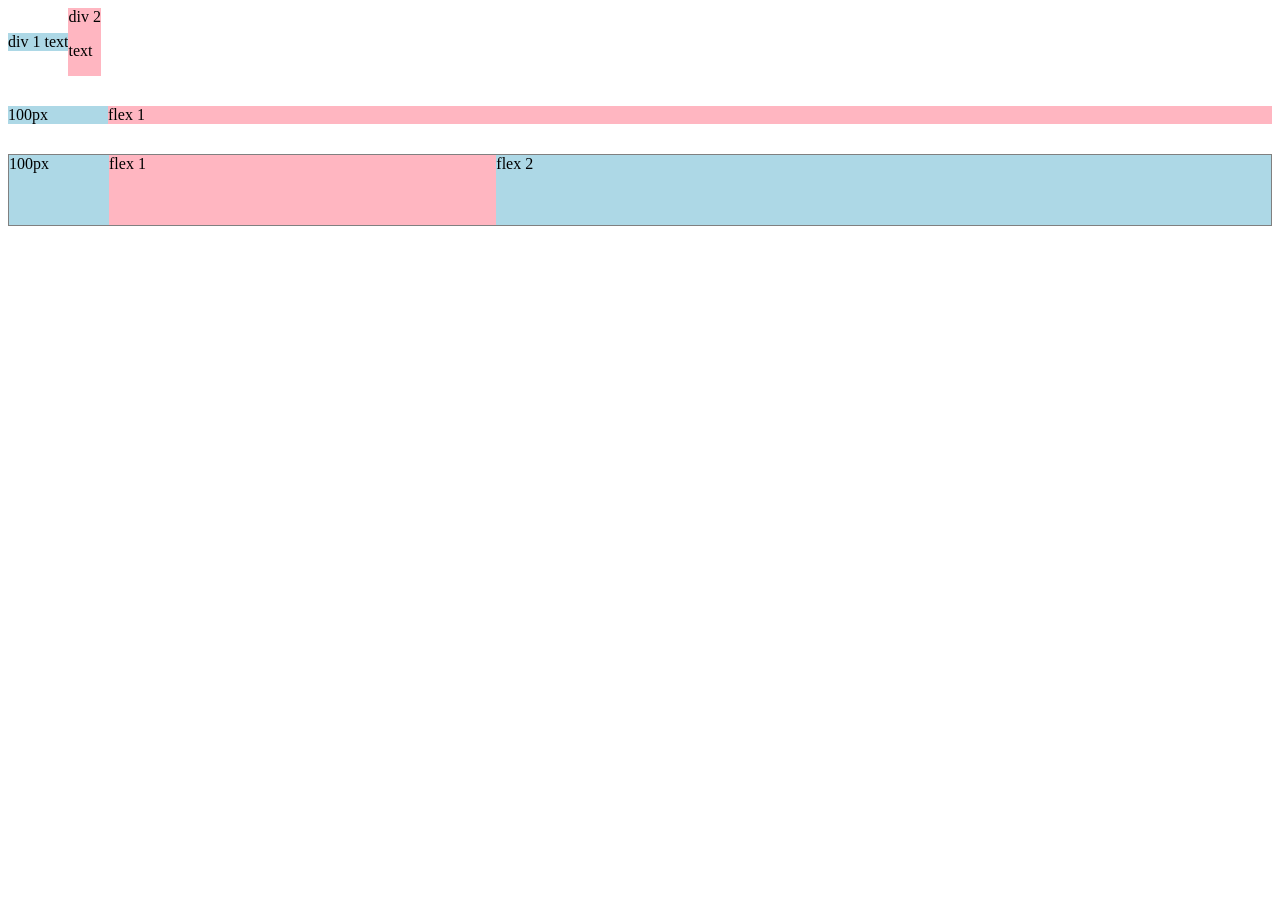
<file: flexbox.html>
<!doctype html>
<html lang="en">
  <head>
    <meta charset="UTF-8" />
    <meta name="viewport" content="width=device-width, initial-scale=1.0" />
    <title>flexbox practice</title>
  </head>
  <body>
    <div style="display: flex; flex-direction: row; align-items: center">
      <div style="background-color: lightblue">div 1 text</div>
      <div style="background-color: lightpink">
        div 2
        <p>text</p>
      </div>
    </div>

    <div style="display: flex; flex-direction: row; margin-top: 30px">
      <div style="background-color: lightblue; width: 100px">100px</div>
      <div style="background-color: lightpink; flex: 1">flex 1</div>
    </div>

    <div
      style="
        display: flex;
        flex-direction: row;
        margin-top: 30px;
        height: 70px;
        border-width: 1px;
        border-style: solid;
        border-color: gray;
      "
    >
      <div style="background-color: lightblue; width: 100px">100px</div>
      <div style="background-color: lightpink; flex: 1">flex 1</div>
      <div style="background-color: lightblue; flex: 2">flex 2</div>
    </div>
  </body>
</html>
</file>
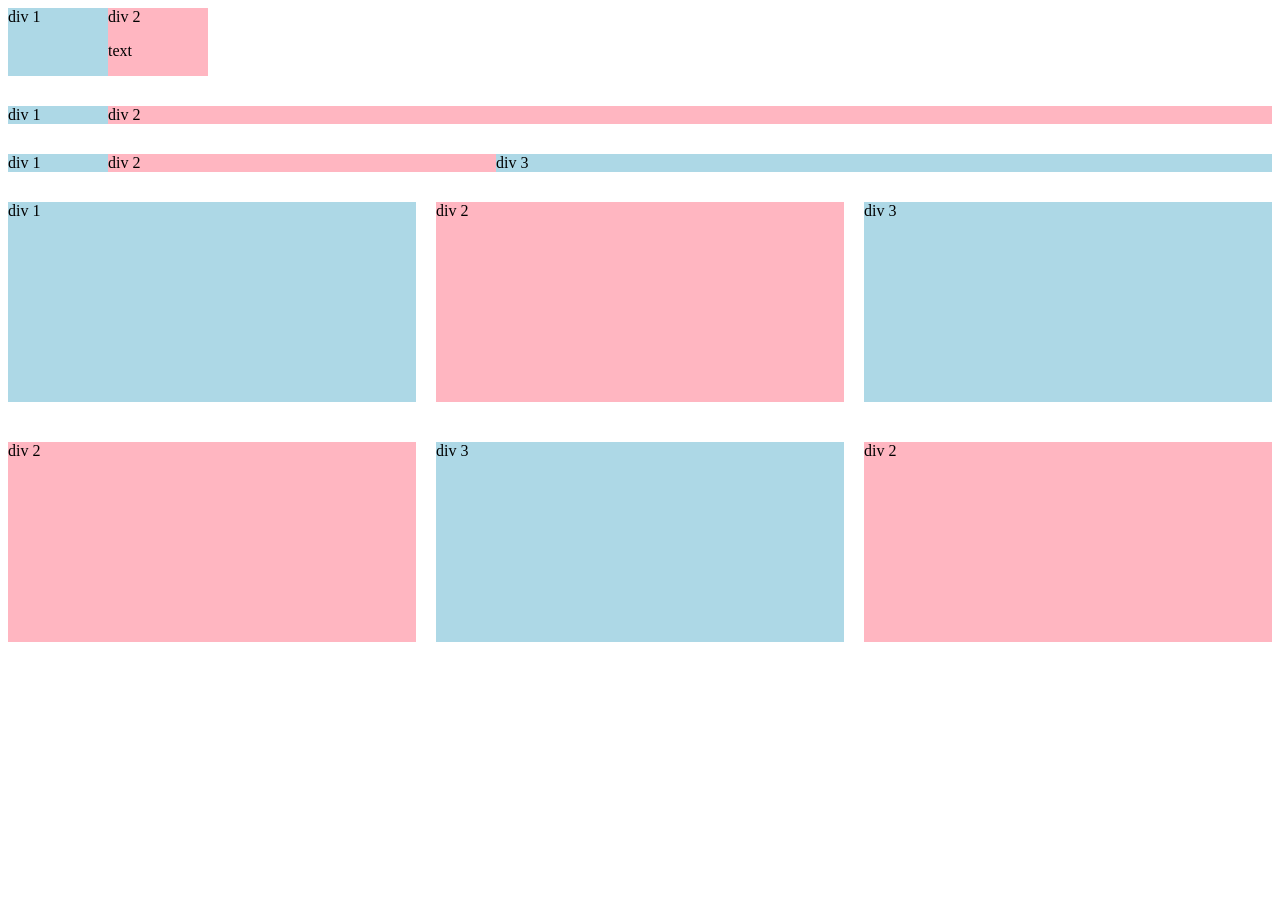
<file: grid.html>
<!doctype html>
<html lang="en">
  <head>
    <meta charset="UTF-8" />
    <meta name="viewport" content="width=device-width, initial-scale=1.0" />
    <title>Grid practice</title>
  </head>
  <body style="padding-bottom: 1000;">
    <div style="display: grid; grid-template-columns: 100px 100px">
      <div style="background-color: lightblue">div 1</div>
      <div style="background-color: lightpink;">
        div 2
        <p>text</p>
      </div>
    </div>

    <div
      style="display: grid; grid-template-columns: 100px 1fr; margin-top: 30px"
    >
      <div style="background-color: lightblue">div 1</div>
      <div style="background-color: lightpink">div 2</div>
    </div>

    <div
      style="
        display: grid;
        grid-template-columns: 100px 1fr 2fr;
        margin-top: 30px;
      "
    >
      <div style="background-color: lightblue">div 1</div>
      <div style="background-color: lightpink">div 2</div>
      <div style="background-color: lightblue">div 3</div>
    </div>

      <div
      style="
        display: grid;
        grid-template-columns: 1fr 1fr 1fr;
        margin-top: 30px; column-gap: 20px; row-gap: 40px;"
    >
      <div style="background-color: lightblue; height: 200px;">div 1</div>
      <div style="background-color: lightpink; height: 200px;">div 2</div>
      <div style="background-color: lightblue">div 3</div>
      <div style="background-color: lightpink; height: 200px;">div 2</div>
      <div style="background-color: lightblue">div 3</div>
      <div style="background-color: lightpink; height: 200px;">div 2</div>


  </body>
</html>
</file>
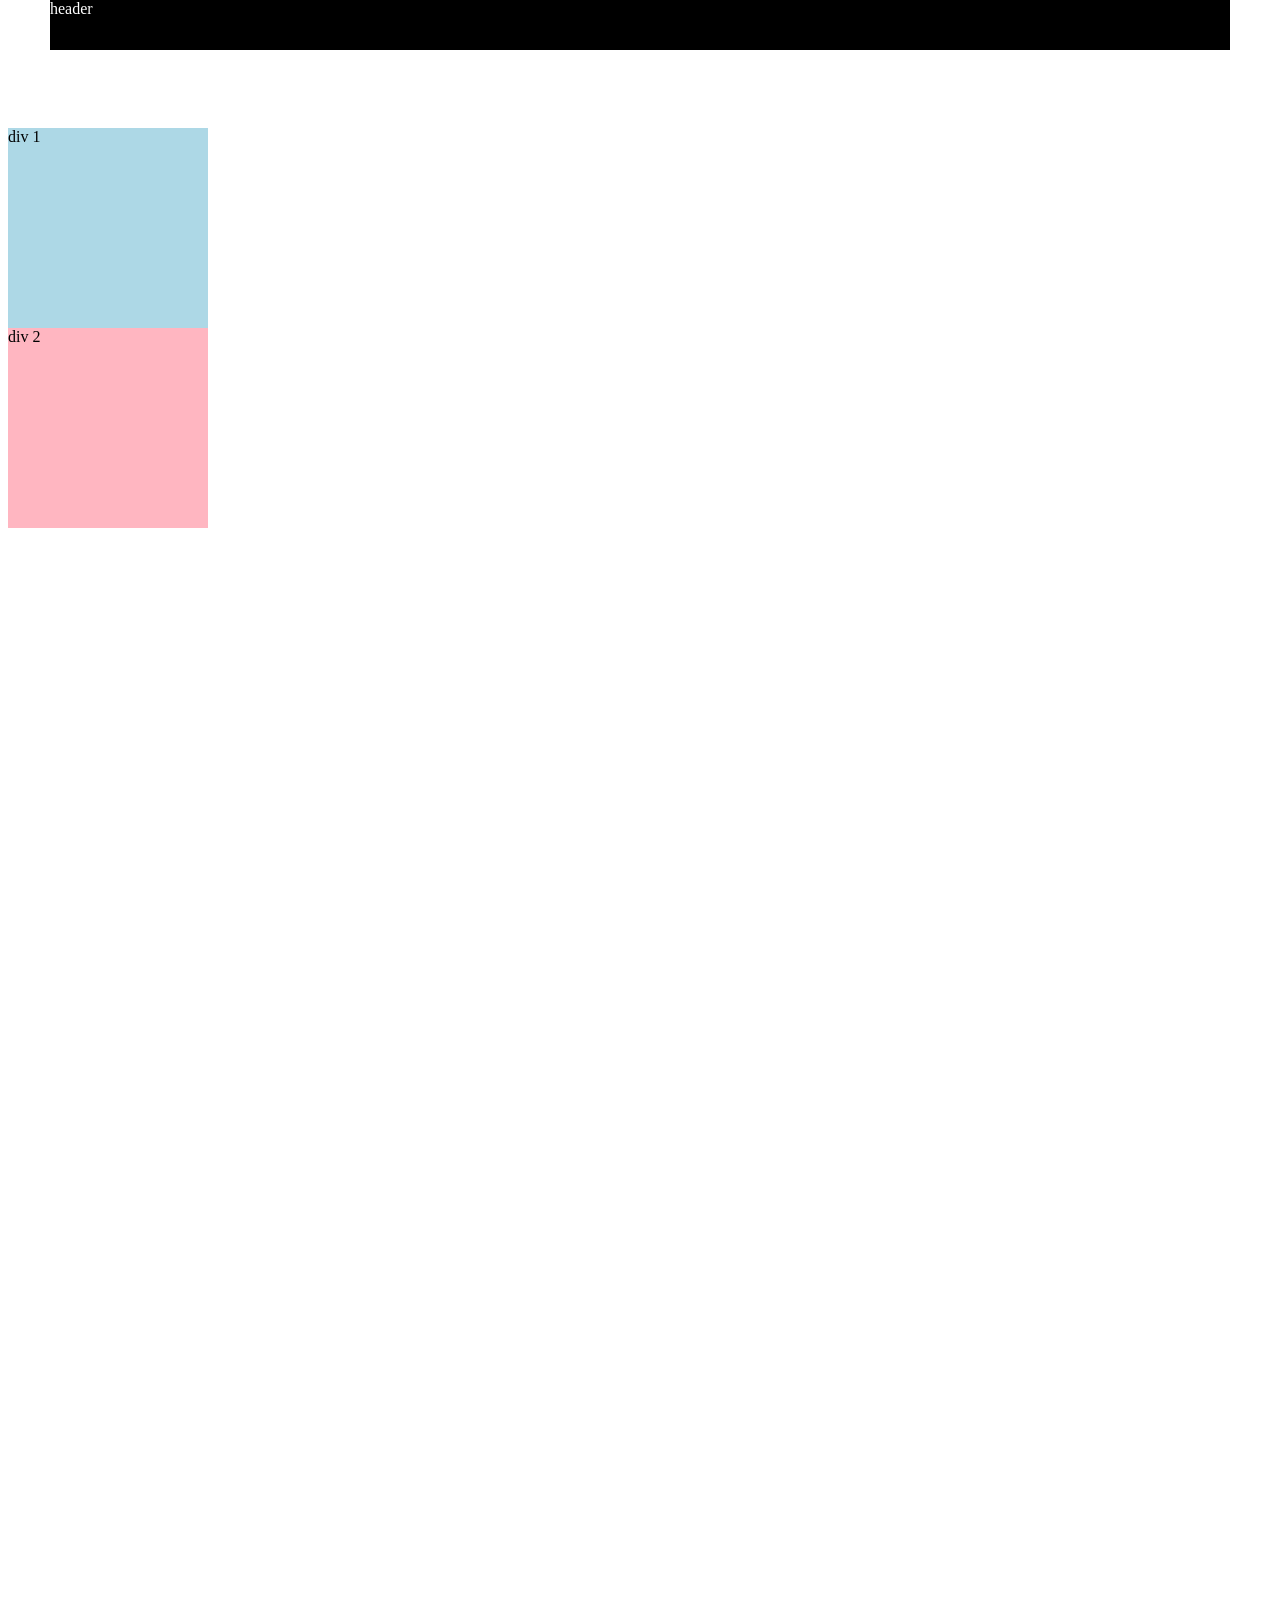
<file: position.html>
<!doctype html>
<html lang="en">
  <head>
    <meta charset="UTF-8" />
    <meta name="viewport" content="width=device-width, initial-scale=1.0" />
    <title>Position practice</title>
  </head>
  <body style="height: 3000px; padding-top: 60px">
    <div
      style="
        background-color: black;
        color: white;
        position: fixed;
        top: 0;
        left: 50px;
        right: 50px;
        height: 50px;
      "
    >
      header
    </div>
    <div
      style="
        background-color: lightblue;
        height: 200px;
        width: 200px;
        position: static;
        margin-top: 60px;
      "
    >
      div 1
    </div>
    <div style="background-color: lightpink; height: 200px; width: 200px">
      div 2
    </div>
  </body>
</html>
</file>
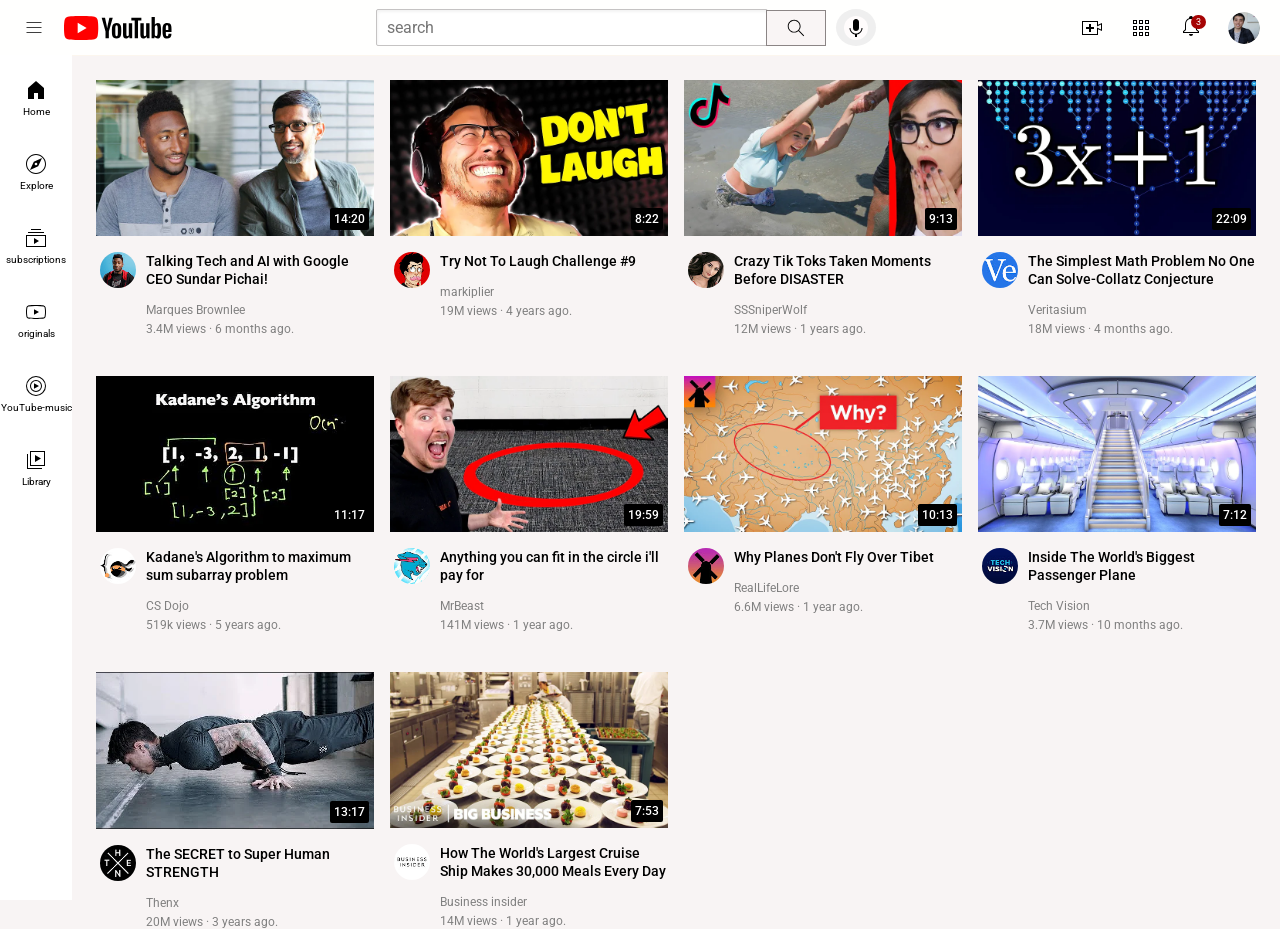
<file: youtube.html>
<!doctype html>
<html lang="en">
  <head>
    <meta charset="UTF-8" />
    <meta name="viewport" content="width=device-width, initial-scale=1.0" />
    <title>YouTube.com clone</title>
    <link rel="preconnect" href="https://fonts.googleapis.com" />
    <link rel="preconnect" href="https://fonts.gstatic.com" crossorigin />
    <link
      href="https://fonts.googleapis.com/css2?family=Roboto:wght@400;500;700&display=swap"
      rel="stylesheet"
    />

    <link rel="stylesheet" href="STYLES/video.css" />
    <link rel="stylesheet" href="STYLES/Header.css" />
    <link rel="stylesheet" href="STYLES/General.css" />
    <link rel="stylesheet" href="STYLES/sidebar.css" />
  </head>
  <body>
    <div class="header">
      <div class="left-section">
        <img
          class="hamburger-menu"
          src="icons/hamburger-menu.svg"
          alt=" youtube menu"
        />
        <img
          class="youtube-logo"
          src="icons/youtube-logo.svg"
          alt="youtube-logo"
        />
      </div>
      <div class="middle-section">
        <input class="search-bar" type="text" placeholder="search" />
        <button class="search-button">
          <img class="search-icon" src="icons/search.svg" alt="search-bar" />
        </button>
        <button class="voice-search">
          <img
            class="voice-search-icon"
            src="icons/voice-search-icon.svg"
            alt="voice search"
          />
        </button>
      </div>
      <div class="right-section">
        <img class="upload-icon" src="icons/upload.svg" alt="upload button" />
        <img
          class="youtube-apps-logo"
          src="icons/youtube-apps.svg"
          alt="youtube-apps"
        />
        <div class="notification-icon-container">
          <img
            class="notification-icon"
            src="icons/notifications.svg"
            alt="notification button"
          />
          <div class="notifications-count">3</div>
        </div>
        <img
          class="current-user-picture"
          src="CHANNEL-PICTURE/my-channel.jpeg"
          alt=" channel picture"
        />
      </div>
    </div>

    <div class="sidebar">
      <div class="sidebar-link">
        <img src="icons/home.svg" alt="home button" />
        <div>Home</div>
      </div>
      <div class="sidebar-link">
        <img src="icons/explore.svg" alt="explore button" />
        <div>Explore</div>
      </div>
      <div class="sidebar-link">
        <img src="icons/subscriptions.svg" alt="subscriptions button" />
        <div>subscriptions</div>
      </div>
      <div class="sidebar-link">
        <img src="icons/originals.svg" alt=" original button" />
        <div>originals</div>
      </div>
      <div class="sidebar-link">
        <img src="icons/youtube-music.svg" alt=" YouTube music" />
        <div>YouTube-music</div>
      </div>
      <div class="sidebar-link">
        <img src="icons/library.svg" alt="library button" />
        <div>Library</div>
      </div>
    </div>

    <div class="video-grid">
      <div class="video-preview">
        <div class="thumbnail-row">
          <img
            class="thumbnail"
            src="thumbnails/thumbnail-1.webp"
            alt="a code editor"
          />
          <div class="video-time">14:20</div>
        </div>
        <div class="video-info-grid">
          <div class="channel-picture">
            <img
              class="profile-picture"
              src="CHANNEL-PICTURE/channel-1.jpeg"
              alt="profile picture"
            />
          </div>
          <div class="video-info">
            <p class="author-text">
              Talking Tech and AI with Google CEO Sundar Pichai!
            </p>
            <p class="author-name">Marques Brownlee</p>
            <p class="author-view">3.4M views &middot; 6 months ago.</p>
          </div>
        </div>
      </div>

      <div class="video-preview">
        <div class="thumbnail-row">
          <img
            class="thumbnail"
            src="thumbnails/thumbnail-2.webp"
            alt="a code editor"
          />
          <div class="video-time">8:22</div>
        </div>
        <div class="video-info-grid">
          <div class="channel-picture">
            <img
              class="profile-picture"
              src="CHANNEL-PICTURE/channel-2.jpeg"
              alt="a profile-picture"
            />
          </div>
          <div class="video-info">
            <p class="author-text">Try Not To Laugh Challenge #9</p>
            <p class="author-name">markiplier</p>
            <p class="author-view">19M views &middot; 4 years ago.</p>
          </div>
        </div>
      </div>

      <div class="video-preview">
        <div class="thumbnail-row">
          <img
            class="thumbnail"
            src="thumbnails/thumbnail-3.webp"
            alt="a code editor"
          />
          <div class="video-time">9:13</div>
        </div>
        <div class="video-info-grid">
          <div class="channel-picture">
            <img
              class="profile-picture"
              src="CHANNEL-PICTURE/channel-3 (1).jpeg"
              alt="a profile-picture"
            />
          </div>
          <div class="video-info">
            <p class="author-text">
              Crazy Tik Toks Taken Moments Before DISASTER
            </p>
            <p class="author-name">SSSniperWolf</p>
            <p class="author-view">12M views &middot; 1 years ago.</p>
          </div>
        </div>
      </div>

      <div class="video-preview">
        <div class="thumbnail-row">
          <img
            class="thumbnail"
            src="thumbnails/thumbnail-4.webp"
            alt="a code editor"
          />
          <div class="video-time">22:09</div>
        </div>
        <div class="video-info-grid">
          <div class="channel-picture">
            <img
              class="profile-picture"
              src="CHANNEL-PICTURE/channel-4.jpeg"
              alt="a profile-picture"
            />
          </div>
          <div class="video-info">
            <p class="author-text">
              The Simplest Math Problem No One Can Solve-Collatz Conjecture
            </p>
            <p class="author-name">Veritasium</p>
            <p class="author-view">18M views &middot; 4 months ago.</p>
          </div>
        </div>
      </div>

      <div class="video-preview">
        <div class="thumbnail-row">
          <img
            class="thumbnail"
            src="thumbnails/thumbnail-5.webp"
            alt="a code editor"
          />
          <div class="video-time">11:17</div>
        </div>
        <div class="video-info-grid">
          <div class="channel-picture">
            <img
              class="profile-picture"
              src="CHANNEL-PICTURE/channel-5.jpeg"
              alt="profile picture"
            />
          </div>
          <div class="video-info">
            <p class="author-text">
              Kadane's Algorithm to maximum sum subarray problem
            </p>
            <p class="author-name">CS Dojo</p>
            <p class="author-view">519k views &middot; 5 years ago.</p>
          </div>
        </div>
      </div>

      <div class="video-preview">
        <div class="thumbnail-row">
          <img
            class="thumbnail"
            src="thumbnails/thumbnail-6.webp"
            alt="a code editor"
          />
          <div class="video-time">19:59</div>
        </div>
        <div class="video-info-grid">
          <div class="channel-picture">
            <img
              class="profile-picture"
              src="CHANNEL-PICTURE/channel-6.jpeg"
              alt="profile picture"
            />
          </div>
          <div class="video-info">
            <p class="author-text">
              Anything you can fit in the circle i'll pay for
            </p>
            <p class="author-name">MrBeast</p>
            <p class="author-view">141M views &middot; 1 year ago.</p>
          </div>
        </div>
      </div>

      <div class="video-preview">
        <div class="thumbnail-row">
          <img
            class="thumbnail"
            src="thumbnails/thumbnail-7.webp"
            alt="a code editor"
          />
          <div class="video-time">10:13</div>
        </div>
        <div class="video-info-grid">
          <div class="channel-picture">
            <img
              class="profile-picture"
              src="CHANNEL-PICTURE/channel-7.jpeg"
              alt="profile picture"
            />
          </div>
          <div class="video-info">
            <p class="author-text">Why Planes Don't Fly Over Tibet</p>
            <p class="author-name">RealLifeLore</p>
            <p class="author-view">6.6M views &middot; 1 year ago.</p>
          </div>
        </div>
      </div>

      <div class="video-preview">
        <div class="thumbnail-row">
          <img
            class="thumbnail"
            src="thumbnails/thumbnail-8.webp"
            alt="a code editor"
          />
          <div class="video-time">7:12</div>
        </div>
        <div class="video-info-grid">
          <div class="channel-picture">
            <img
              class="profile-picture"
              src="CHANNEL-PICTURE/channel-8.jpeg"
              alt="profile picture"
            />
          </div>
          <div class="video-info">
            <p class="author-text">
              Inside The World's Biggest Passenger Plane
            </p>
            <p class="author-name">Tech Vision</p>
            <p class="author-view">3.7M views &middot; 10 months ago.</p>
          </div>
        </div>
      </div>

      <div class="video-preview">
        <div class="thumbnail-row">
          <img
            class="thumbnail"
            src="thumbnails/thumbnail-9.webp"
            alt="a code editor"
          />
          <div class="video-time">13:17</div>
        </div>
        <div class="video-info-grid">
          <div class="channel-picture">
            <img
              class="profile-picture"
              src="CHANNEL-PICTURE/channel-9.jpeg"
              alt="profile picture"
            />
          </div>
          <div class="video-info">
            <p class="author-text">The SECRET to Super Human STRENGTH</p>
            <p class="author-name">Thenx</p>
            <p class="author-view">20M views &middot; 3 years ago.</p>
          </div>
        </div>
      </div>

      <div class="video-preview">
        <div class="thumbnail-row">
          <img
            class="thumbnail"
            src="thumbnails/thumbnail-10.webp"
            alt="a code editor"
          />
          <div class="video-time">7:53</div>
        </div>
        <div class="video-info-grid">
          <div class="channel-picture">
            <img
              class="profile-picture"
              src="CHANNEL-PICTURE/channel-10.jpeg"
              alt="profile picture"
            />
          </div>
          <div class="video-info">
            <p class="author-text">
              How The World's Largest Cruise Ship Makes 30,000 Meals Every Day
            </p>
            <p class="author-name">Business insider</p>
            <p class="author-view">14M views &middot; 1 year ago.</p>
          </div>
        </div>
      </div>
    </div>
  </body>
</html>
</file>
<file: STYLES/video.css>
.thumbnail {
  width: 100%;
}

.author-text {
  font-size: 14px;
  font-weight: 500;
  line-height: 18px;
  margin-bottom: 15px;
}
.author-name {
  font-size: 12px;
  color: gray;
  margin-bottom: 5px;
}
.author-view {
  font-size: 12px;
  color: gray;
}

.video-info-grid {
  display: grid;
  grid-template-columns: 50px 1fr;
}

.profile-picture {
  width: 36px;
  border-radius: 36px;
  margin-left: 4px;
}

.thumbnail-row {
  margin-bottom: 12px;
  position: relative;
}

.video-grid {
  display: grid;
  grid-template-columns: 1fr 1fr 1fr;
  column-gap: 16px;
  row-gap: 40px;
}

@media (max-width: 700px) {
  .video-grid {
    grid-template-columns: 1fr;
  }
}

@media (min-width: 751px) and (max-width: 999px) {
  .video-grid {
    grid-template-columns: 1fr 1fr 1fr;
  }
}

@media (min-width: 1000px) {
  .video-grid {
    grid-template-columns: 1fr 1fr 1fr 1fr;
  }
}

.video-time {
  font-family: roboto, ariel;
  font-size: 12px;
  font-weight: 500;
  padding: 4px;
  border-radius: 2px;
  background-color: black;
  color: white;
  position: absolute;
  bottom: 10px;
  right: 5px;
}
</file>
<file: STYLES/Header.css>
.header {
  height: 55px;
  display: flex;
  flex-direction: row;
  justify-content: space-between;

  position: fixed;
  top: 0;
  left: 0;
  right: 0;
  z-index: 100;

  background-color: rgb(255, 255, 254);
  border-bottom-width: 1px;
  border-bottom-style: solid;
  border-bottom-color: rgb(252, 246, 238);
}

.left-section {
  display: flex;
  align-items: center;
}
.hamburger-menu {
  height: 20px;
  margin-left: 24px;
  margin-right: 20px;
}

.youtube-logo {
  height: 24px;
}

.middle-section {
  flex: 1;
  margin-right: 35px;
  margin-left: 35px;
  max-width: 500px;
  display: flex;
  align-items: center;
}

.search-bar {
  flex: 1;
  height: 33px;
  padding-left: 10px;
  font-size: 14px;
  border: 1px solid rgb(197, 195, 195);
  border-radius: 2px;
  box-shadow: inset 1px 2px 3px rgba(0, 0, 0, 0.05);
  width: 0px;
}
.search-bar::placeholder {
  font-family: roboto, ariel;
  font-size: 16px;
}

.search-button {
  height: 36px;
  width: 60px;
  background-color: rgb(249, 245, 245);
  border-width: 1px;
  border-style: solid;
  border-color: rgb(139, 133, 133);
  margin-left: -2px;
  margin-right: 10px;
}

.search-icon {
  height: 22px;
  margin-top: 4px;
}
.voice-search {
  height: 37px;
  width: 40px;
  border-radius: 50%;
  border: none;
}
.voice-search-icon {
  height: 24px;
  margin-top: 4px;
  background-color: rgb(255, 252, 252);
  border: none;
  border-radius: 12px;
}
.right-section {
  width: 180px;
  display: flex;
  align-items: center;
  justify-content: space-between;
  margin-right: 20px;
  flex-shrink: 0;
}

.upload-icon {
  height: 24px;
}
.youtube-apps-logo {
  height: 24px;
}
.notification-icon {
  height: 24px;
}
.notification-icon-container {
  position: relative;
}
.notifications-count {
  position: absolute;
  top: 1px;
  right: -3px;
  background-color: rgb(166, 4, 4);
  color: white;
  font-family: roboto, ariel;
  font-size: 9px;
  padding-left: 5px;
  padding-right: 5px;
  padding-top: 2px;
  padding-bottom: 2px;
  border-radius: 10px;
}
.current-user-picture {
  height: 32px;
  border-radius: 16px;
}
</file>
<file: STYLES/General.css>
p {
  font-family: Roboto, arial;
  margin-top: 0;
  margin-bottom: 0;
}

body {
  margin: 0;
  padding-top: 80px;
  padding-left: 96px;
  padding-right: 24px;
  background-color: rgba(241, 233, 233, 0.484);
  border-radius: 3px;
}

@media (max-width: 700px) {
  body {
    padding-left: 0;
    padding-right: 0;
  }
}
</file>
<file: STYLES/sidebar.css>
.sidebar {
  position: fixed;
  left: 0;
  bottom: 0;
  top: 55px;
  background-color: white;
  width: 72px;
  z-index: 200;
  padding-top: 5px;
}

.sidebar-link {
  height: 74px;
  display: flex;
  justify-content: center;
  align-items: center;
  flex-direction: column;
  cursor: pointer;
}

.sidebar-link:hover {
  background-color: rgb(241, 227, 227);
}

.sidebar img {
  height: 24px;
  margin-bottom: 4px;
}

.sidebar-link div {
  font-family: roboto, arial;
  font-size: 10px;
}

@media (max-width: 700px) {
  .sidebar {
    display: none;
  }
}
</file>
